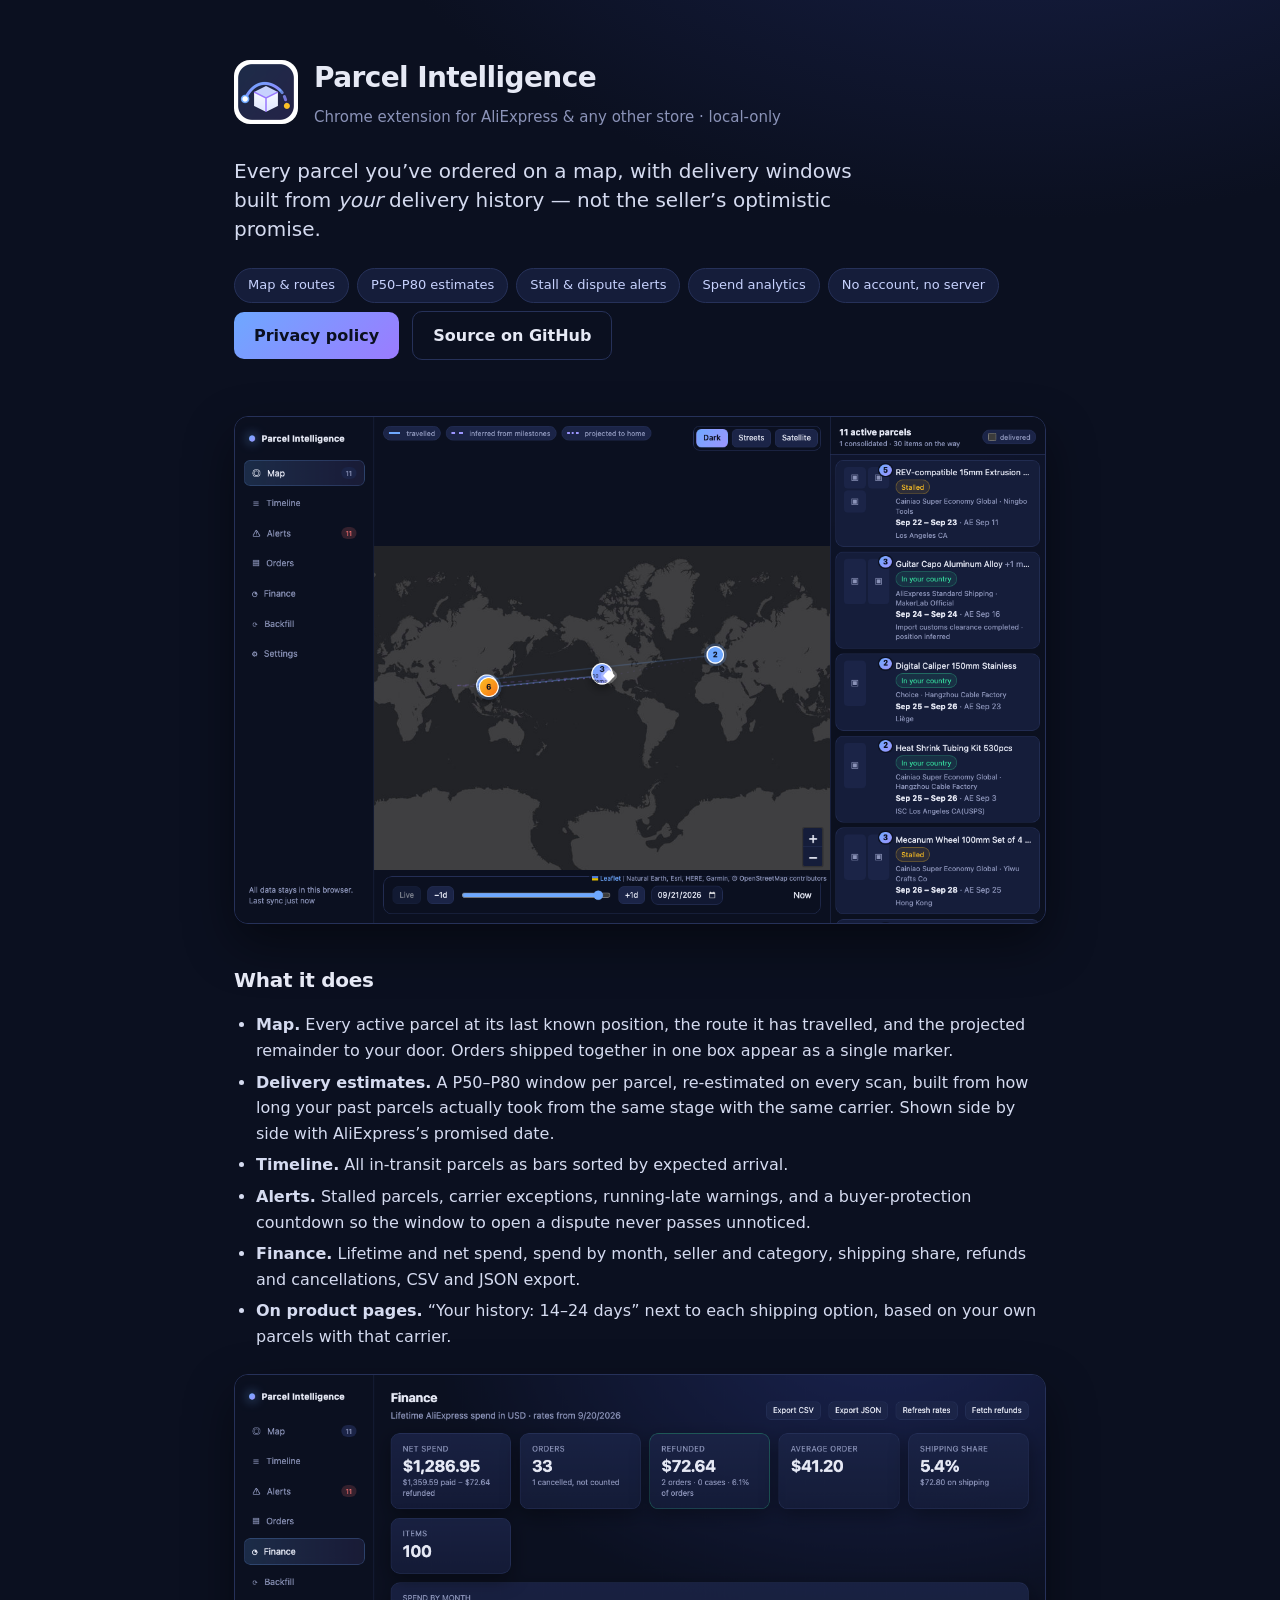
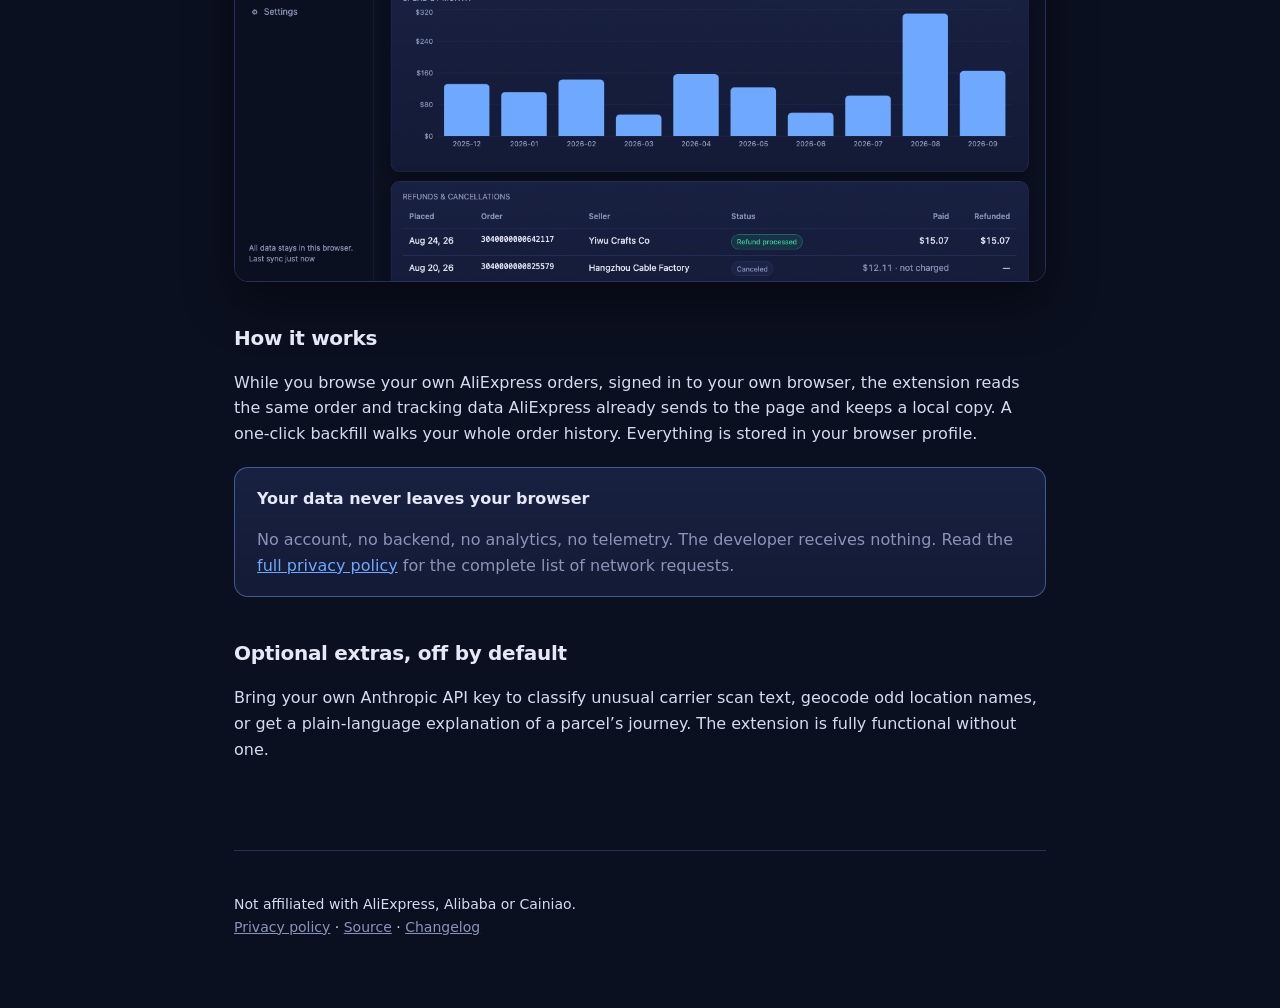
<file: index.html>
<!doctype html>
<html lang="en">
<head>
<meta charset="utf-8">
<meta name="viewport" content="width=device-width, initial-scale=1">
<title>Parcel Intelligence</title>
<meta name="description" content="A Chrome extension that puts every parcel you order on a map, with delivery estimates learned from your own history. All data stays in your browser.">
<link rel="icon" href="img/icon.png">
<link rel="stylesheet" href="style.css">
</head>
<body>
<div class="wrap">
  <header>
    <div class="brand">
      <img src="img/icon.png" alt="">
      <div>
        <h1>Parcel Intelligence</h1>
        <p>Chrome extension for AliExpress &amp; any other store &middot; local-only</p>
      </div>
    </div>
    <p class="tagline">Every parcel you&rsquo;ve ordered on a map, with delivery windows built from <em>your</em> delivery history &mdash; not the seller&rsquo;s optimistic promise.</p>
    <div class="chips">
      <span class="chip">Map &amp; routes</span>
      <span class="chip">P50&ndash;P80 estimates</span>
      <span class="chip">Stall &amp; dispute alerts</span>
      <span class="chip">Spend analytics</span>
      <span class="chip">No account, no server</span>
    </div>
    <a class="btn" href="privacy.html">Privacy policy</a>
    <a class="btn ghost" href="https://github.com/ElMagoCT/aliexpress-parcel-intelligence">Source on GitHub</a>
  </header>

  <main>
    <img class="shot" src="img/map.png" alt="Map view showing active parcels, their travelled routes and a details panel">

    <h2>What it does</h2>
    <ul>
      <li><strong>Map.</strong> Every active parcel at its last known position, the route it has travelled, and the projected remainder to your door. Orders shipped together in one box appear as a single marker.</li>
      <li><strong>Delivery estimates.</strong> A P50&ndash;P80 window per parcel, re-estimated on every scan, built from how long your past parcels actually took from the same stage with the same carrier. Shown side by side with AliExpress&rsquo;s promised date.</li>
      <li><strong>Timeline.</strong> All in-transit parcels as bars sorted by expected arrival.</li>
      <li><strong>Alerts.</strong> Stalled parcels, carrier exceptions, running-late warnings, and a buyer-protection countdown so the window to open a dispute never passes unnoticed.</li>
      <li><strong>Finance.</strong> Lifetime and net spend, spend by month, seller and category, shipping share, refunds and cancellations, CSV and JSON export.</li>
      <li><strong>On product pages.</strong> &ldquo;Your history: 14&ndash;24 days&rdquo; next to each shipping option, based on your own parcels with that carrier.</li>
    </ul>

    <img class="shot" src="img/finance.png" alt="Finance view with net spend, refunds and spend by month">

    <h2>How it works</h2>
    <p>While you browse your own AliExpress orders, signed in to your own browser, the extension reads the same order and tracking data AliExpress already sends to the page and keeps a local copy. A one-click backfill walks your whole order history. Everything is stored in your browser profile.</p>

    <div class="card key">
      <h3>Your data never leaves your browser</h3>
      <p class="muted" style="margin-bottom:0">No account, no backend, no analytics, no telemetry. The developer receives nothing. Read the <a href="privacy.html">full privacy policy</a> for the complete list of network requests.</p>
    </div>

    <h2>Optional extras, off by default</h2>
    <p>Bring your own Anthropic API key to classify unusual carrier scan text, geocode odd location names, or get a plain-language explanation of a parcel&rsquo;s journey. The extension is fully functional without one.</p>
  </main>

  <footer>
    <p>Not affiliated with AliExpress, Alibaba or Cainiao.<br>
    <a href="privacy.html">Privacy policy</a> &middot; <a href="https://github.com/ElMagoCT/aliexpress-parcel-intelligence">Source</a> &middot; <a href="https://github.com/ElMagoCT/aliexpress-parcel-intelligence/blob/main/CHANGELOG.md">Changelog</a></p>
  </footer>
</div>
</body>
</html>
</file>
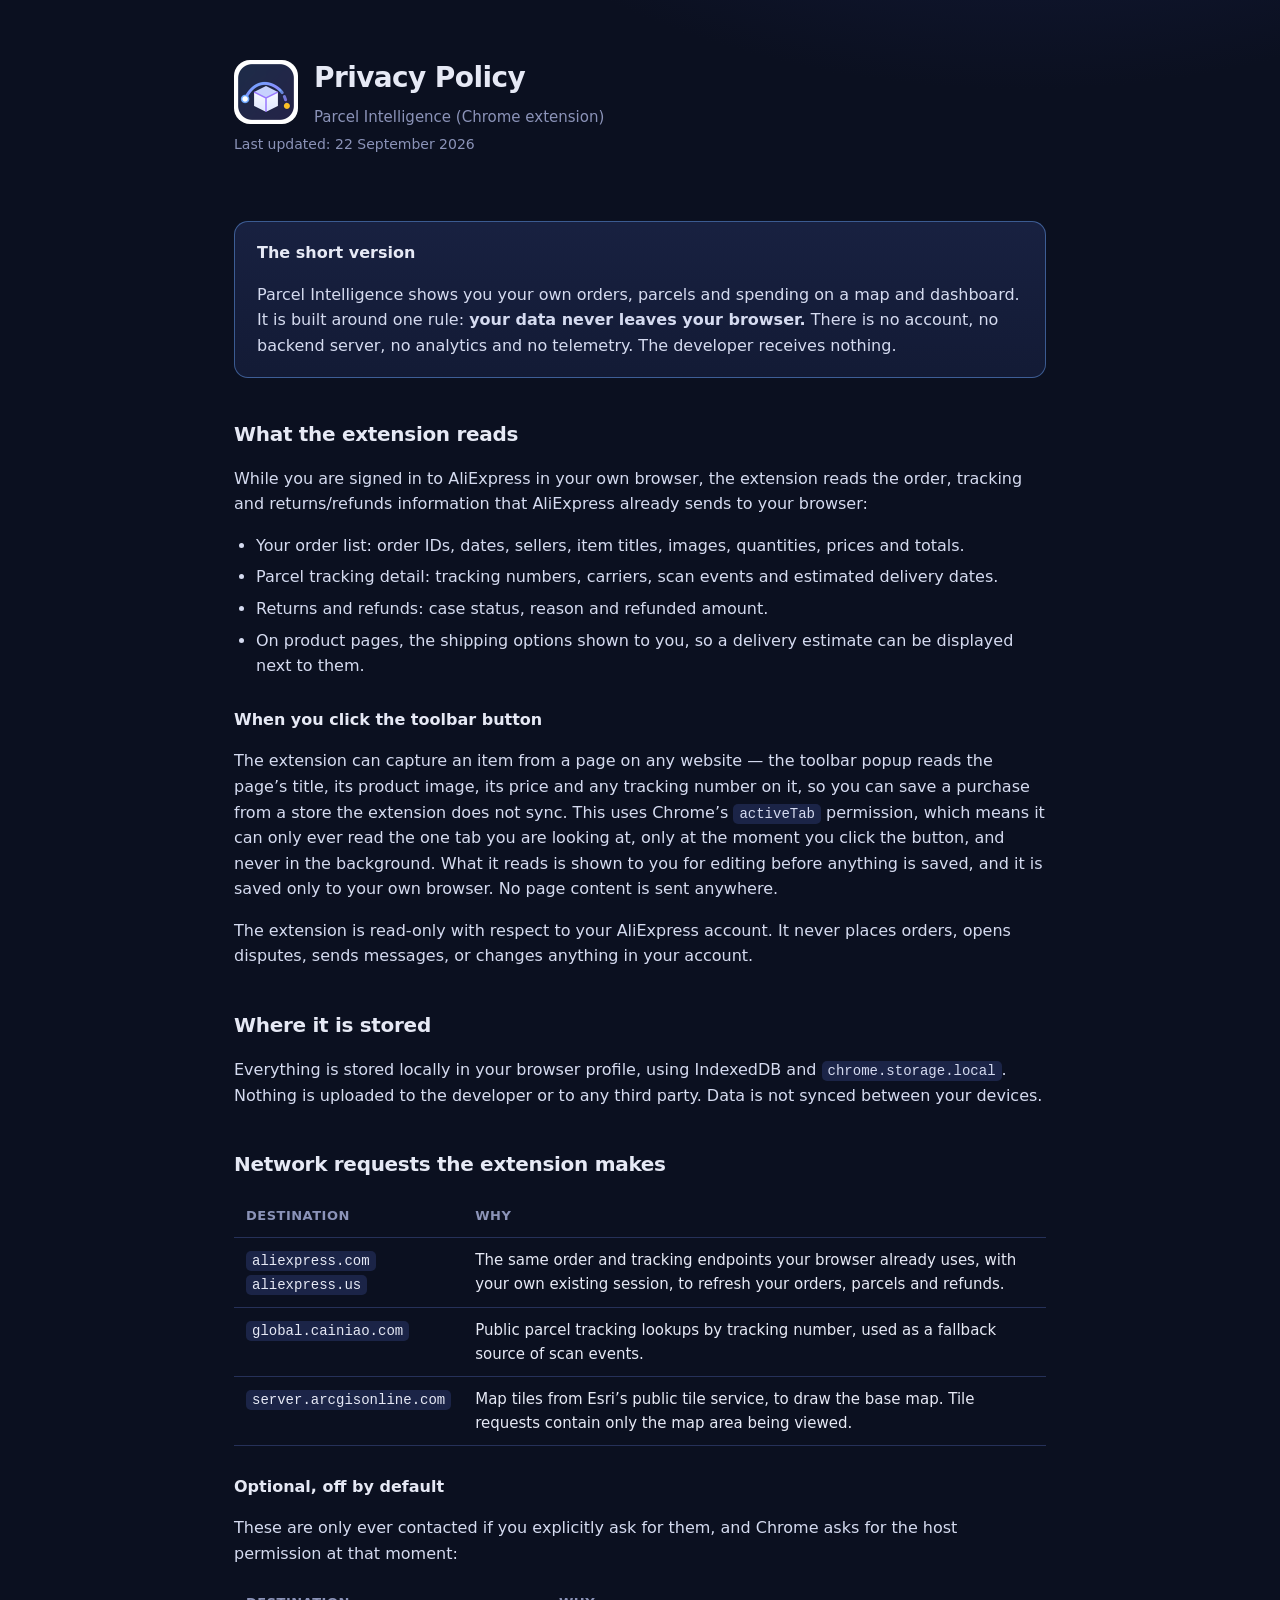
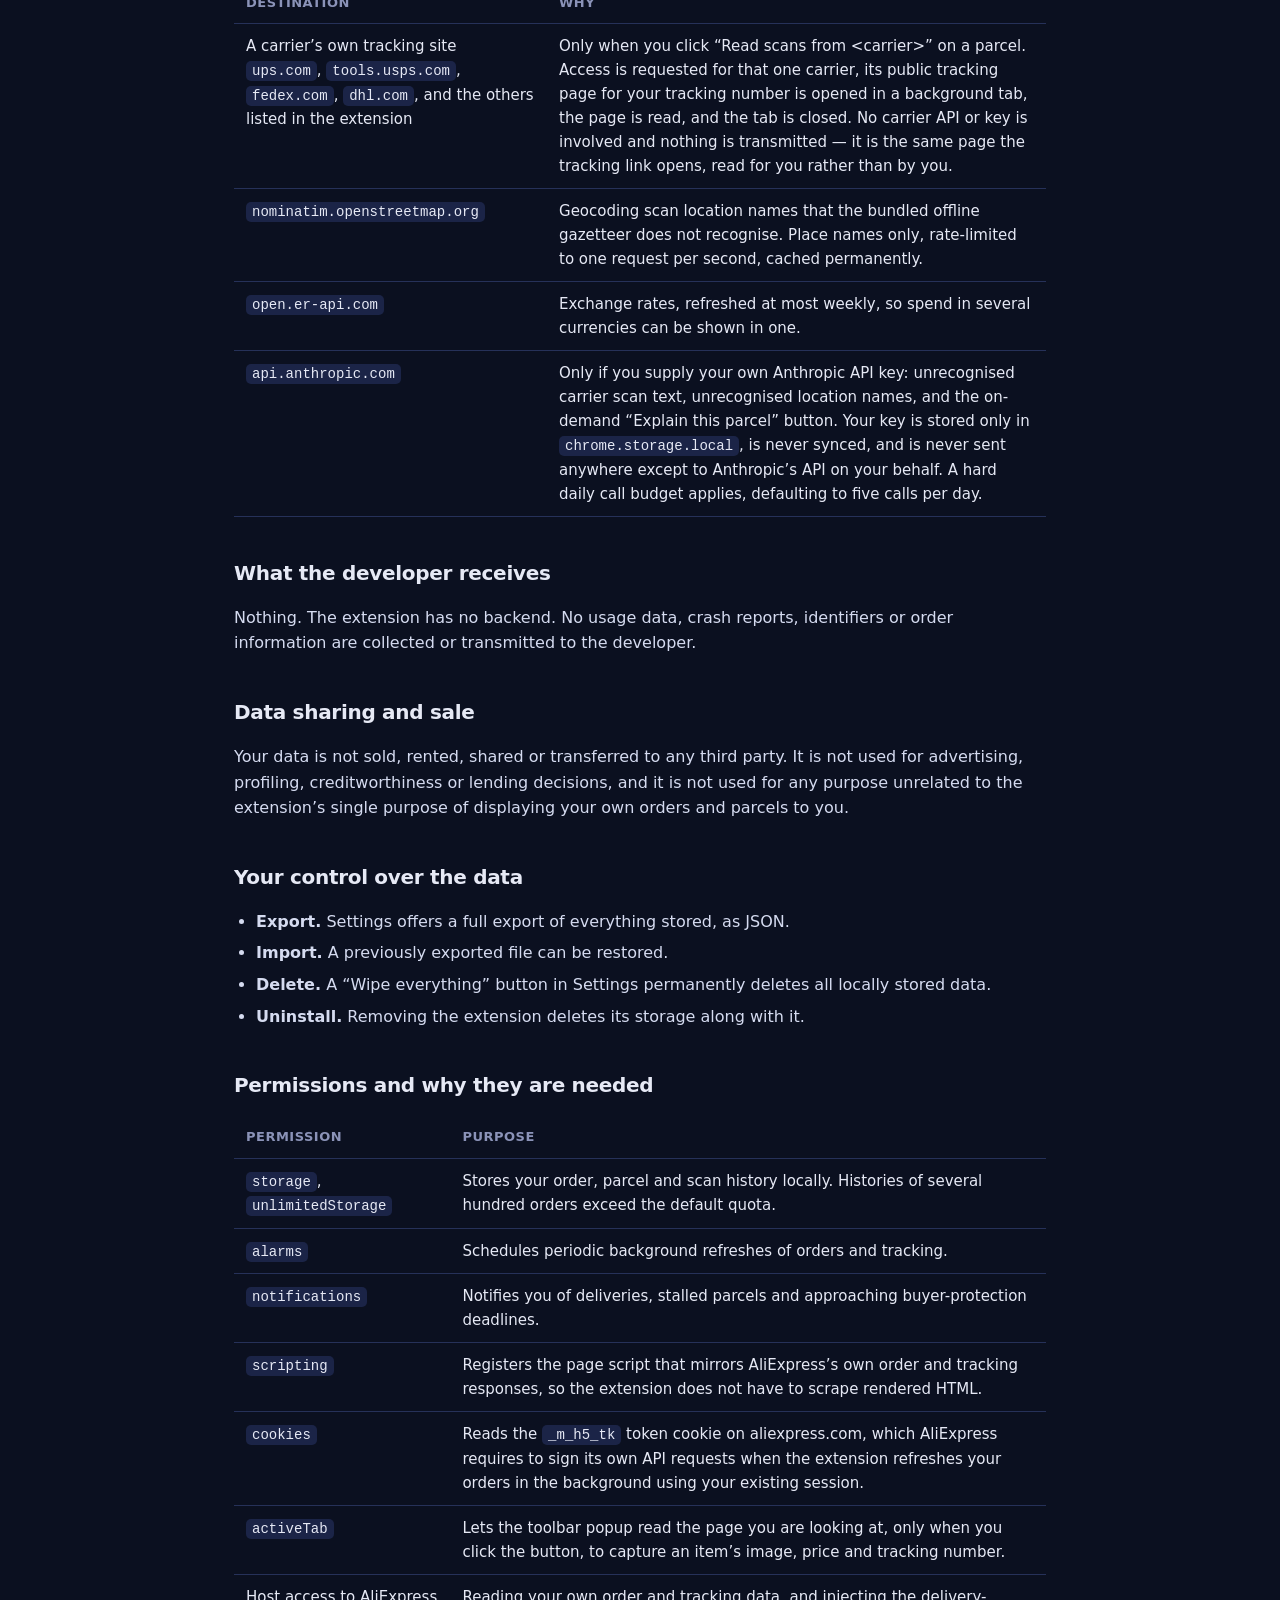
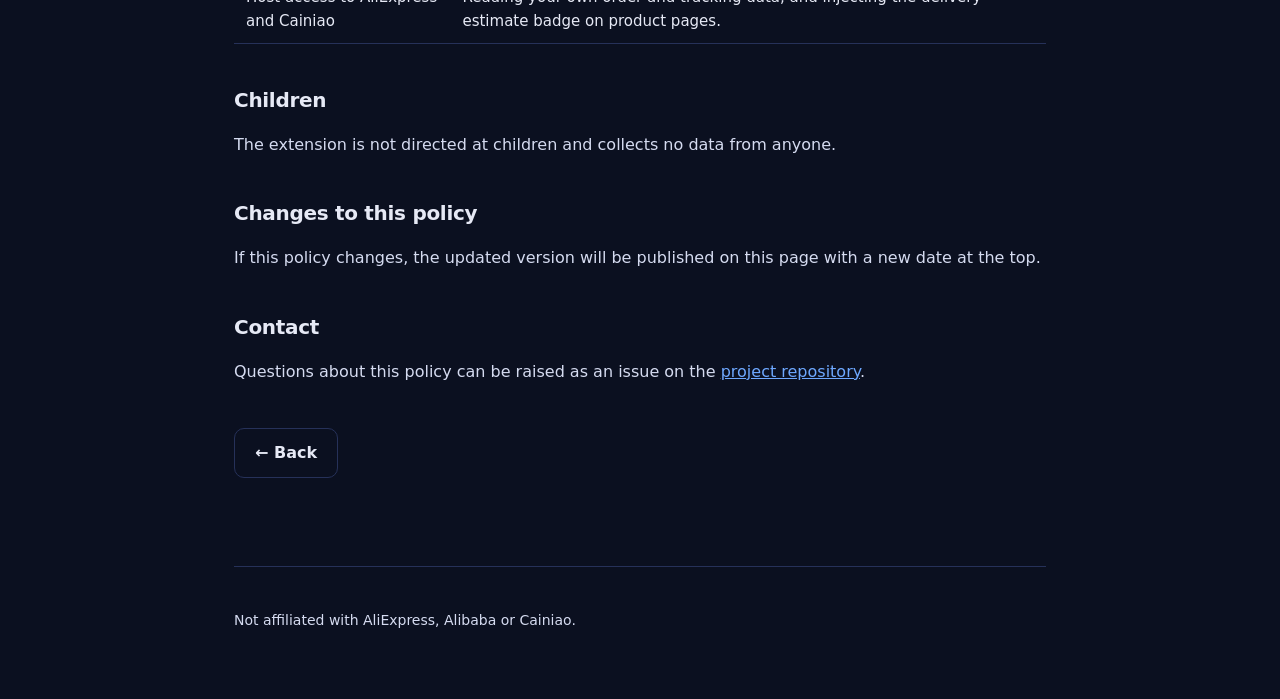
<file: privacy.html>
<!doctype html>
<html lang="en">
<head>
<meta charset="utf-8">
<meta name="viewport" content="width=device-width, initial-scale=1">
<title>Privacy Policy &mdash; Parcel Intelligence</title>
<meta name="description" content="Privacy policy for the AliExpress Parcel Intelligence Chrome extension. All data stays in the user's browser; nothing is sent to the developer.">
<link rel="icon" href="img/icon.png">
<link rel="stylesheet" href="style.css">
</head>
<body>
<div class="wrap">
  <header>
    <div class="brand">
      <img src="img/icon.png" alt="">
      <div>
        <h1>Privacy Policy</h1>
        <p>Parcel Intelligence (Chrome extension)</p>
      </div>
    </div>
    <p class="updated">Last updated: 22 September 2026</p>
  </header>

  <main>
    <div class="card key">
      <h3>The short version</h3>
      <p style="margin-bottom:0">Parcel Intelligence shows you your own orders, parcels and spending on a map and dashboard. It is built around one rule: <strong>your data never leaves your browser.</strong> There is no account, no backend server, no analytics and no telemetry. The developer receives nothing.</p>
    </div>

    <h2>What the extension reads</h2>
    <p>While you are signed in to AliExpress in your own browser, the extension reads the order, tracking and returns/refunds information that AliExpress already sends to your browser:</p>
    <ul>
      <li>Your order list: order IDs, dates, sellers, item titles, images, quantities, prices and totals.</li>
      <li>Parcel tracking detail: tracking numbers, carriers, scan events and estimated delivery dates.</li>
      <li>Returns and refunds: case status, reason and refunded amount.</li>
      <li>On product pages, the shipping options shown to you, so a delivery estimate can be displayed next to them.</li>
    </ul>

    <h3>When you click the toolbar button</h3>
    <p>The extension can capture an item from a page on any website &mdash; the toolbar popup reads the
    page&rsquo;s title, its product image, its price and any tracking number on it, so you can save a
    purchase from a store the extension does not sync. This uses Chrome&rsquo;s <code>activeTab</code>
    permission, which means it can only ever read the one tab you are looking at, only at the moment
    you click the button, and never in the background. What it reads is shown to you for editing
    before anything is saved, and it is saved only to your own browser. No page content is sent
    anywhere.</p>
    <p>The extension is read-only with respect to your AliExpress account. It never places orders, opens disputes, sends messages, or changes anything in your account.</p>

    <h2>Where it is stored</h2>
    <p>Everything is stored locally in your browser profile, using IndexedDB and <code>chrome.storage.local</code>. Nothing is uploaded to the developer or to any third party. Data is not synced between your devices.</p>

    <h2>Network requests the extension makes</h2>
    <table>
      <thead><tr><th>Destination</th><th>Why</th></tr></thead>
      <tbody>
        <tr><td><code>aliexpress.com</code><br><code>aliexpress.us</code></td><td>The same order and tracking endpoints your browser already uses, with your own existing session, to refresh your orders, parcels and refunds.</td></tr>
        <tr><td><code>global.cainiao.com</code></td><td>Public parcel tracking lookups by tracking number, used as a fallback source of scan events.</td></tr>
        <tr><td><code>server.arcgisonline.com</code></td><td>Map tiles from Esri&rsquo;s public tile service, to draw the base map. Tile requests contain only the map area being viewed.</td></tr>
      </tbody>
    </table>

    <h3>Optional, off by default</h3>
    <p>These are only ever contacted if you explicitly ask for them, and Chrome asks for the host permission at that moment:</p>
    <table>
      <thead><tr><th>Destination</th><th>Why</th></tr></thead>
      <tbody>
        <tr><td>A carrier&rsquo;s own tracking site<br><code>ups.com</code>, <code>tools.usps.com</code>, <code>fedex.com</code>, <code>dhl.com</code>, and the others listed in the extension</td><td>Only when you click &ldquo;Read scans from &lt;carrier&gt;&rdquo; on a parcel. Access is requested for that one carrier, its public tracking page for your tracking number is opened in a background tab, the page is read, and the tab is closed. No carrier API or key is involved and nothing is transmitted &mdash; it is the same page the tracking link opens, read for you rather than by you.</td></tr>
        <tr><td><code>nominatim.openstreetmap.org</code></td><td>Geocoding scan location names that the bundled offline gazetteer does not recognise. Place names only, rate-limited to one request per second, cached permanently.</td></tr>
        <tr><td><code>open.er-api.com</code></td><td>Exchange rates, refreshed at most weekly, so spend in several currencies can be shown in one.</td></tr>
        <tr><td><code>api.anthropic.com</code></td><td>Only if you supply your own Anthropic API key: unrecognised carrier scan text, unrecognised location names, and the on-demand &ldquo;Explain this parcel&rdquo; button. Your key is stored only in <code>chrome.storage.local</code>, is never synced, and is never sent anywhere except to Anthropic&rsquo;s API on your behalf. A hard daily call budget applies, defaulting to five calls per day.</td></tr>
      </tbody>
    </table>

    <h2>What the developer receives</h2>
    <p>Nothing. The extension has no backend. No usage data, crash reports, identifiers or order information are collected or transmitted to the developer.</p>

    <h2>Data sharing and sale</h2>
    <p>Your data is not sold, rented, shared or transferred to any third party. It is not used for advertising, profiling, creditworthiness or lending decisions, and it is not used for any purpose unrelated to the extension&rsquo;s single purpose of displaying your own orders and parcels to you.</p>

    <h2>Your control over the data</h2>
    <ul>
      <li><strong>Export.</strong> Settings offers a full export of everything stored, as JSON.</li>
      <li><strong>Import.</strong> A previously exported file can be restored.</li>
      <li><strong>Delete.</strong> A &ldquo;Wipe everything&rdquo; button in Settings permanently deletes all locally stored data.</li>
      <li><strong>Uninstall.</strong> Removing the extension deletes its storage along with it.</li>
    </ul>

    <h2>Permissions and why they are needed</h2>
    <table>
      <thead><tr><th>Permission</th><th>Purpose</th></tr></thead>
      <tbody>
        <tr><td><code>storage</code>, <code>unlimitedStorage</code></td><td>Stores your order, parcel and scan history locally. Histories of several hundred orders exceed the default quota.</td></tr>
        <tr><td><code>alarms</code></td><td>Schedules periodic background refreshes of orders and tracking.</td></tr>
        <tr><td><code>notifications</code></td><td>Notifies you of deliveries, stalled parcels and approaching buyer-protection deadlines.</td></tr>
        <tr><td><code>scripting</code></td><td>Registers the page script that mirrors AliExpress&rsquo;s own order and tracking responses, so the extension does not have to scrape rendered HTML.</td></tr>
        <tr><td><code>cookies</code></td><td>Reads the <code>_m_h5_tk</code> token cookie on aliexpress.com, which AliExpress requires to sign its own API requests when the extension refreshes your orders in the background using your existing session.</td></tr>
        <tr><td><code>activeTab</code></td><td>Lets the toolbar popup read the page you are looking at, only when you click the button, to capture an item&rsquo;s image, price and tracking number.</td></tr>
        <tr><td>Host access to AliExpress and Cainiao</td><td>Reading your own order and tracking data, and injecting the delivery-estimate badge on product pages.</td></tr>
      </tbody>
    </table>

    <h2>Children</h2>
    <p>The extension is not directed at children and collects no data from anyone.</p>

    <h2>Changes to this policy</h2>
    <p>If this policy changes, the updated version will be published on this page with a new date at the top.</p>

    <h2>Contact</h2>
    <p>Questions about this policy can be raised as an issue on the <a href="https://github.com/ElMagoCT/parcel-intelligence">project repository</a>.</p>

    <p style="margin-top:36px"><a class="btn ghost" href="index.html">&larr; Back</a></p>
  </main>

  <footer>
    <p>Not affiliated with AliExpress, Alibaba or Cainiao.</p>
  </footer>
</div>
</body>
</html>
</file>
<file: style.css>
:root {
  --bg: #0b1020; --panel: #151d3a; --panel2: #1b2447; --line: #263159;
  --text: #e6e9f5; --muted: #8b93b8; --accent: #6ea8ff; --accent2: #9b7bff;
  color-scheme: dark;
}
* { box-sizing: border-box; }
html { scroll-behavior: smooth; }
body {
  margin: 0; background: radial-gradient(1200px 800px at 80% -10%, #1a2350 0%, var(--bg) 60%);
  color: var(--text); font: 16px/1.6 Inter, ui-sans-serif, system-ui, -apple-system, "Segoe UI", Roboto, sans-serif;
  -webkit-font-smoothing: antialiased;
}
.wrap { max-width: 860px; margin: 0 auto; padding: 0 24px; }
header { padding: 56px 0 32px; }
.brand { display: flex; align-items: center; gap: 16px; }
.brand img { width: 64px; height: 64px; border-radius: 16px; }
.brand h1 { margin: 0; font-size: 28px; font-weight: 800; letter-spacing: -.6px; }
.brand p { margin: 4px 0 0; color: var(--muted); font-size: 15px; }
.tagline { margin: 28px 0 0; font-size: 20px; line-height: 1.45; max-width: 640px; }
.chips { display: flex; flex-wrap: wrap; gap: 8px; margin: 24px 0 0; }
.chip { border: 1px solid var(--line); background: var(--panel); border-radius: 999px; padding: 6px 13px; font-size: 13px; color: #c7d2fe; }
main { padding-bottom: 72px; }
h2 { font-size: 20px; margin: 40px 0 12px; letter-spacing: -.3px; }
h3 { font-size: 16px; margin: 28px 0 8px; }
p, li { color: #d5dbf0; }
a { color: var(--accent); }
ul { padding-left: 22px; }
li { margin: 6px 0; }
.shot { width: 100%; border-radius: 14px; border: 1px solid var(--line); box-shadow: 0 20px 50px rgba(0,0,0,.45); margin: 24px 0; display: block; }
.card { background: linear-gradient(180deg, rgba(27,36,71,.85), rgba(21,29,58,.85)); border: 1px solid var(--line); border-radius: 14px; padding: 18px 22px; margin: 20px 0; }
.card.key { border-color: rgba(110,168,255,.45); }
.card h3 { margin-top: 0; }
table { width: 100%; border-collapse: collapse; margin: 16px 0; font-size: 15px; }
th, td { text-align: left; padding: 10px 12px; border-bottom: 1px solid var(--line); vertical-align: top; }
th { color: var(--muted); font-size: 13px; font-weight: 600; text-transform: uppercase; letter-spacing: .5px; }
code { background: var(--panel2); padding: 2px 6px; border-radius: 5px; font-size: 14px; font-family: ui-monospace, SFMono-Regular, Menlo, monospace; }
.muted { color: var(--muted); }
.btn { display: inline-block; background: linear-gradient(135deg, var(--accent), var(--accent2)); color: #0b1020; font-weight: 700; text-decoration: none; padding: 11px 20px; border-radius: 10px; margin: 8px 8px 0 0; }
.btn.ghost { background: transparent; border: 1px solid var(--line); color: var(--text); font-weight: 600; }
footer { border-top: 1px solid var(--line); padding: 28px 0 56px; color: var(--muted); font-size: 14px; }
footer a { color: var(--muted); }
.updated { color: var(--muted); font-size: 14px; margin-top: 4px; }
@media (max-width: 600px) { .brand h1 { font-size: 22px; } .tagline { font-size: 17px; } header { padding-top: 36px; } }
</file>
